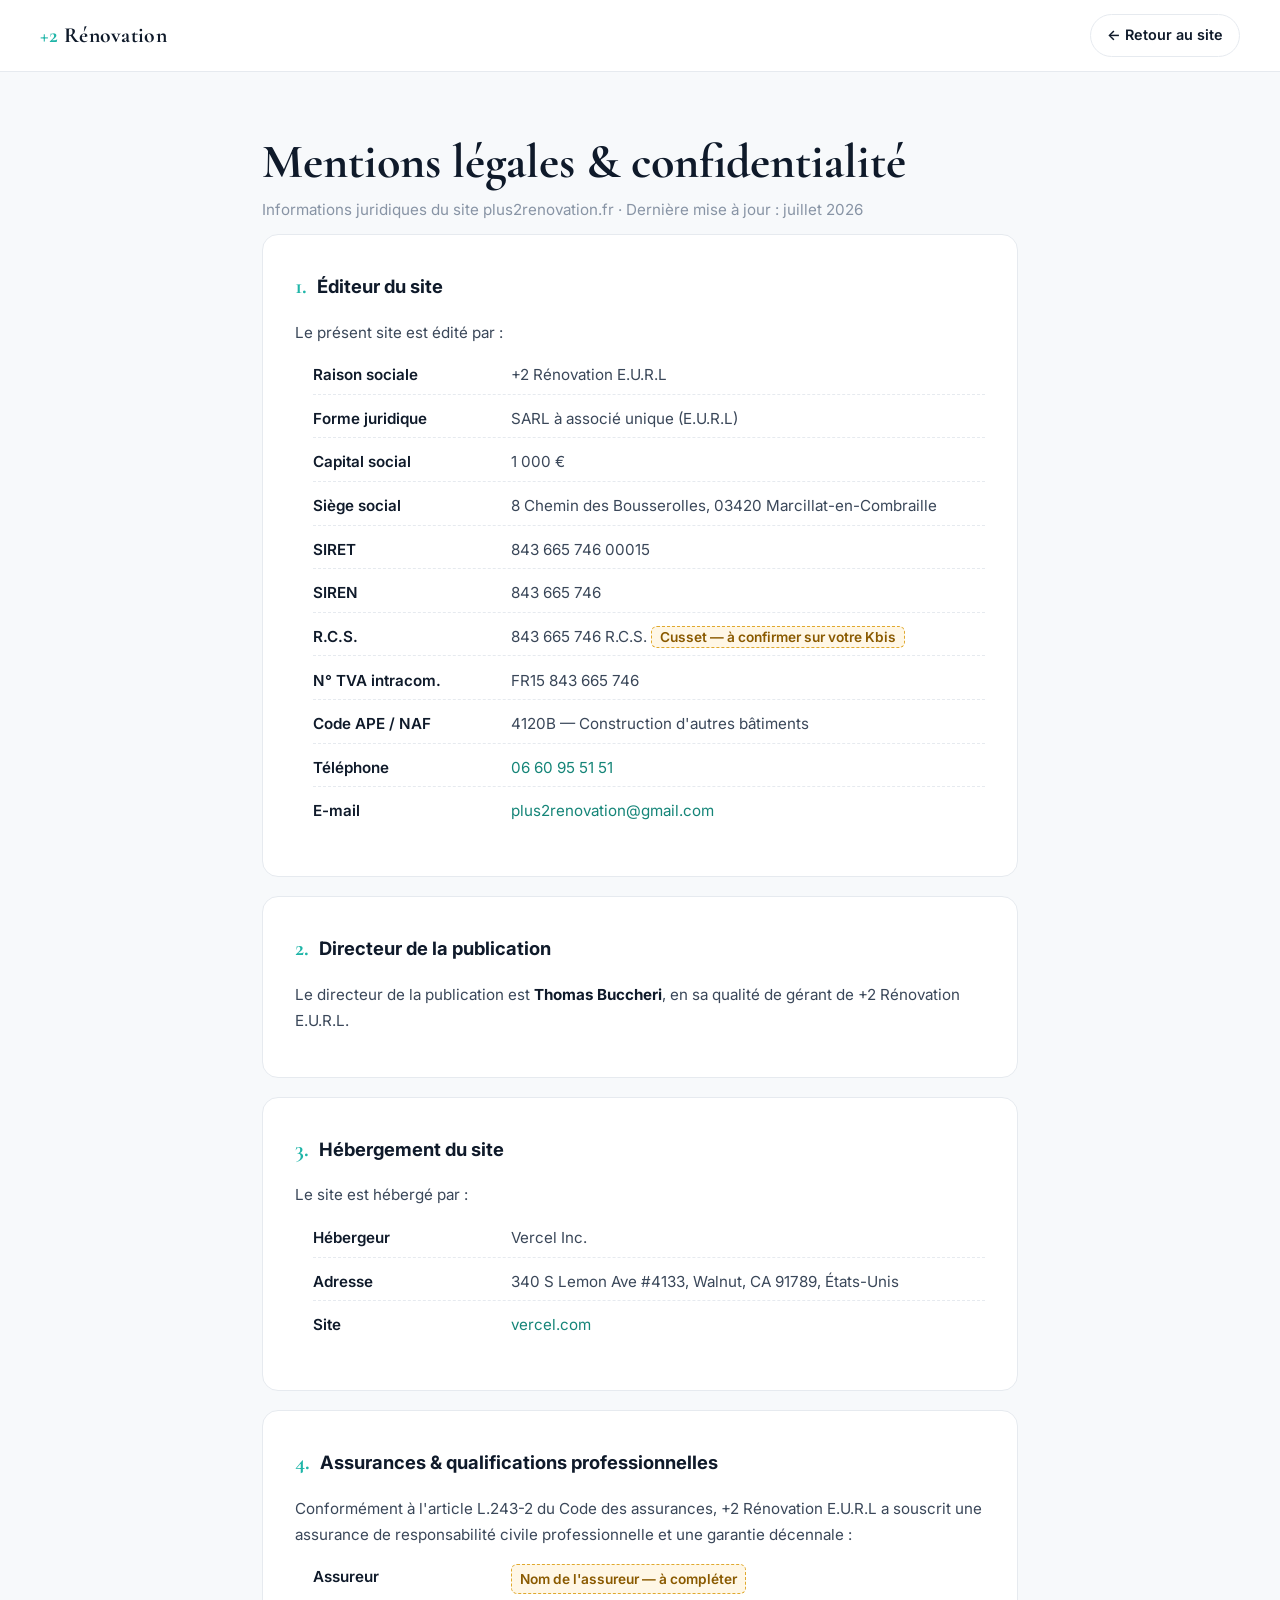
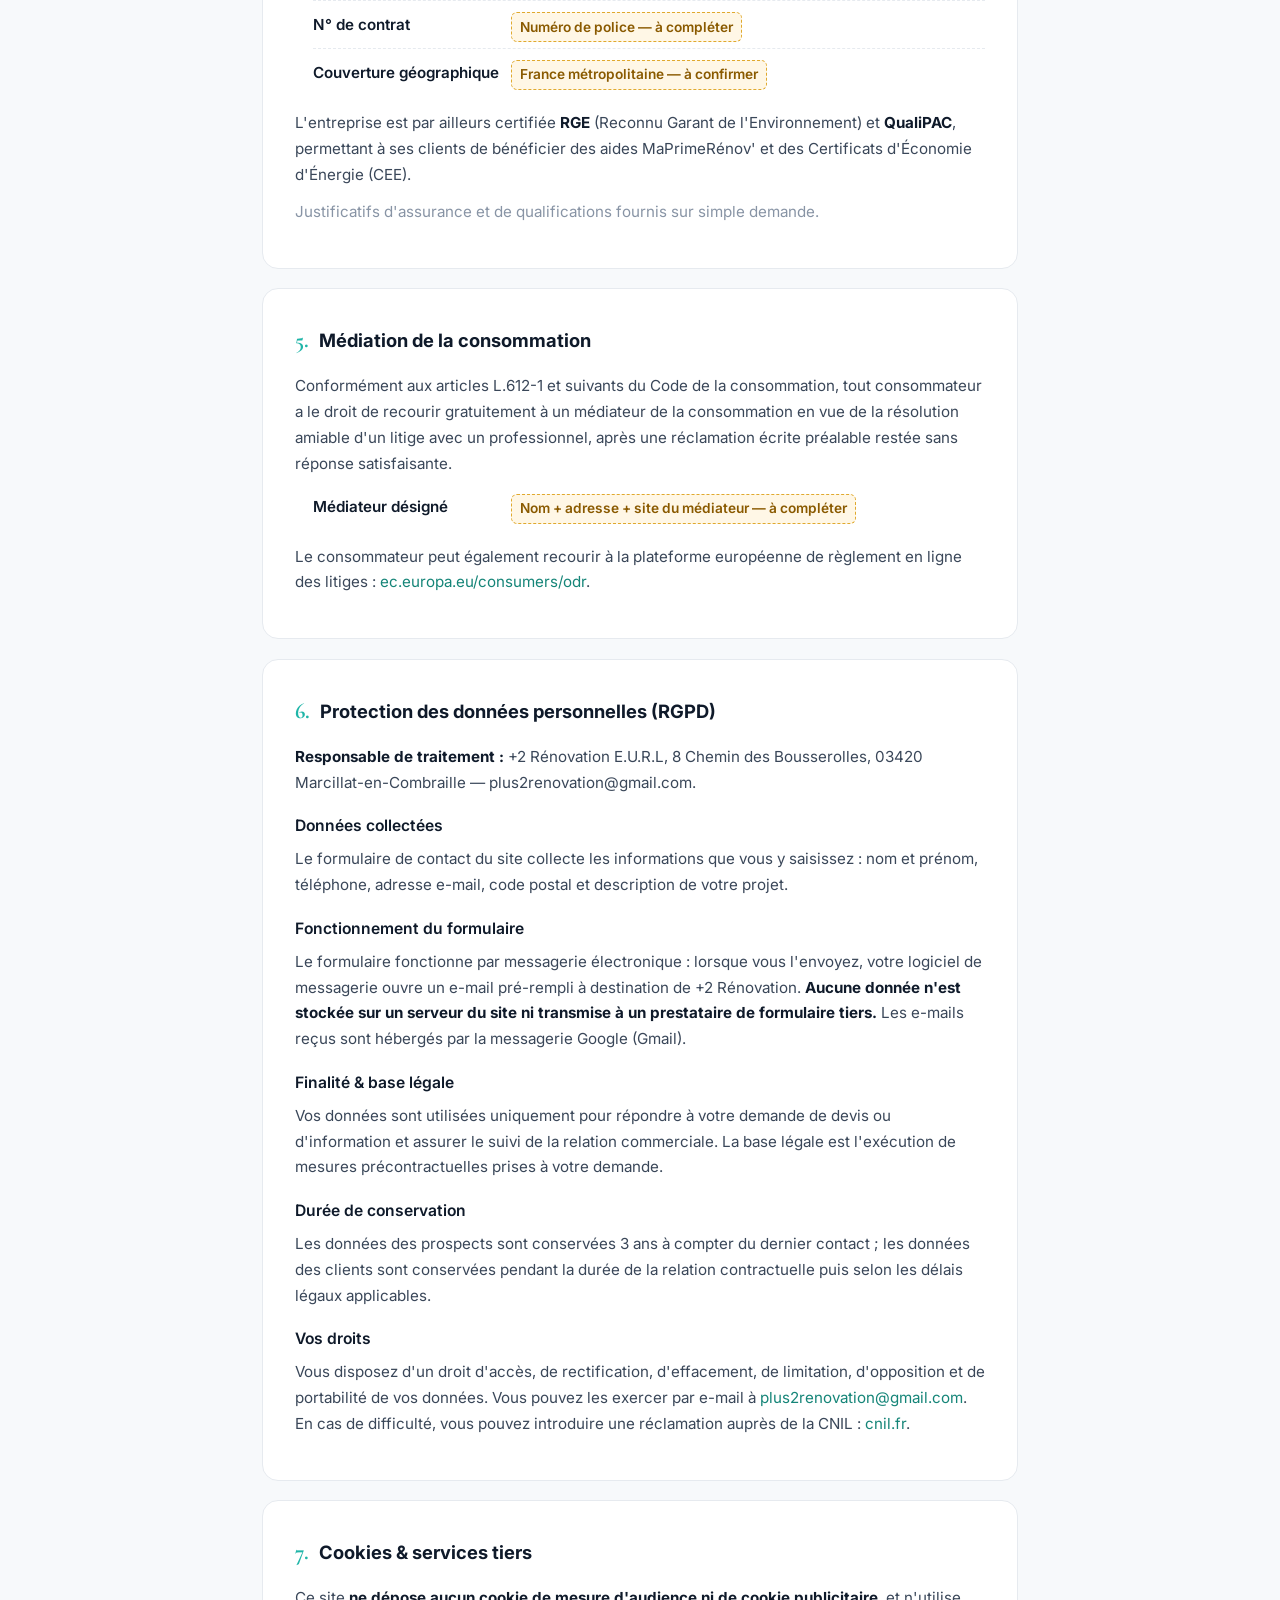
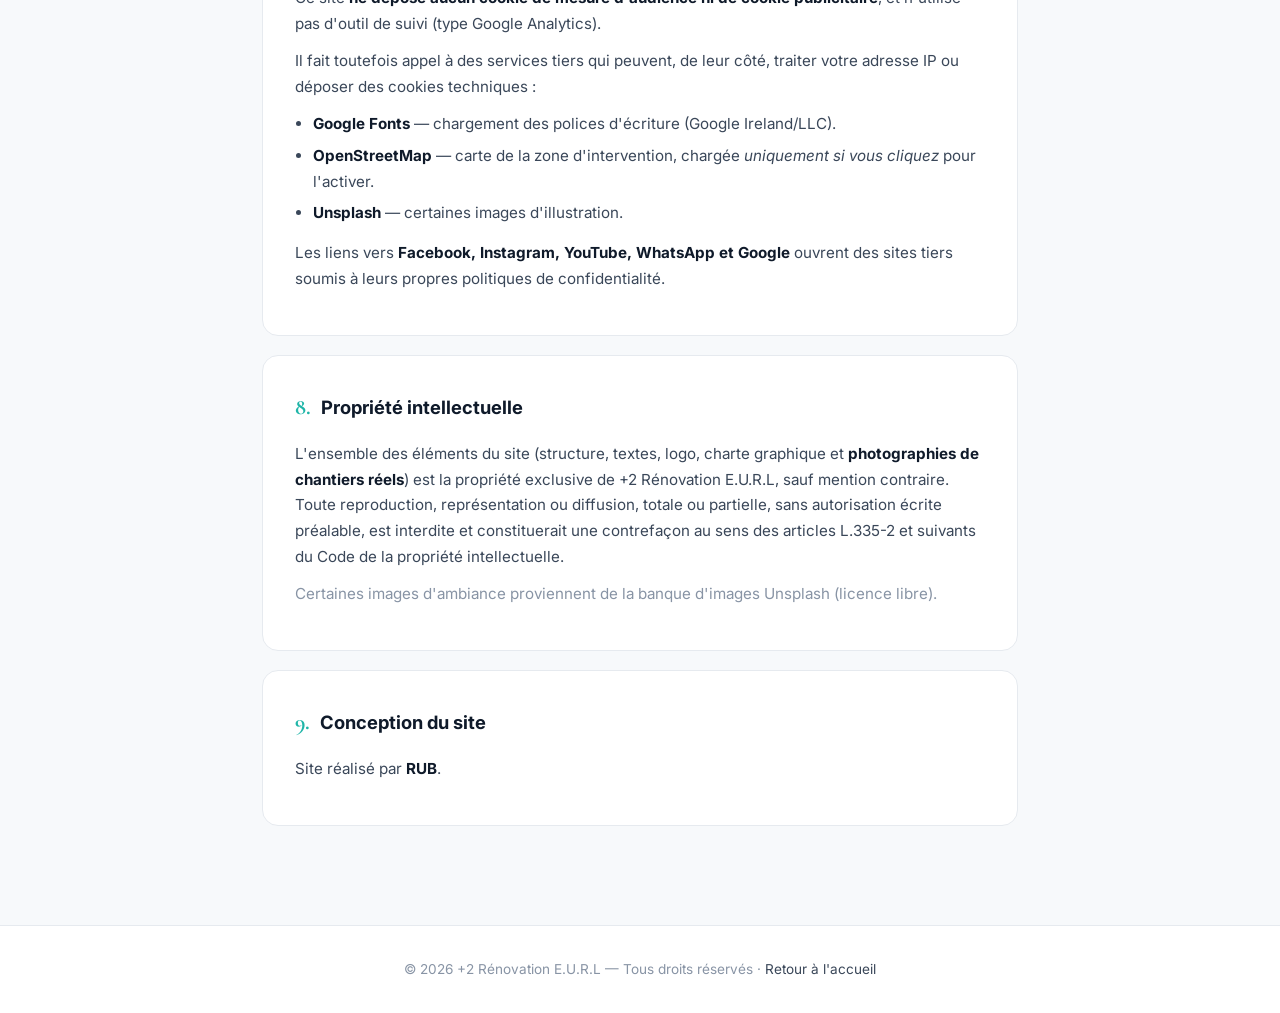
<file: mentions-legales.html>
<!DOCTYPE html>
<html lang="fr">
<head>
    <meta charset="UTF-8">
    <meta name="viewport" content="width=device-width, initial-scale=1.0">
    <title>Mentions légales &amp; confidentialité — +2 Rénovation E.U.R.L</title>
    <meta name="description" content="Mentions légales, protection des données (RGPD), cookies et informations juridiques du site de +2 Rénovation E.U.R.L, entreprise de rénovation tous corps d'état à Marcillat-en-Combraille (Allier 03).">
    <meta name="robots" content="noindex, follow">
    <link rel="canonical" href="https://www.plus2renovation.fr/mentions-legales.html">
    <link rel="preconnect" href="https://fonts.googleapis.com">
    <link rel="preconnect" href="https://fonts.gstatic.com" crossorigin>
    <link href="https://fonts.googleapis.com/css2?family=Cormorant+Garamond:wght@600;700&family=Inter:wght@300;400;500;600;700&display=swap" rel="stylesheet">
    <style>
        :root{
            --teal:#1FB5A8; --teal-dark:#158578; --ink:#0F1A2A; --ink-70:#3a4759;
            --ink-40:#8894a5; --line:#e6eaef; --bg:#f7f9fb; --card:#ffffff;
        }
        *{box-sizing:border-box;margin:0;padding:0}
        body{
            font-family:'Inter',system-ui,sans-serif; color:var(--ink-70);
            background:var(--bg); line-height:1.7; -webkit-font-smoothing:antialiased;
        }
        a{color:var(--teal-dark);text-decoration:none}
        a:hover{text-decoration:underline}

        .legal-header{
            position:sticky; top:0; z-index:10; background:rgba(255,255,255,.92);
            backdrop-filter:blur(10px); border-bottom:1px solid var(--line);
            display:flex; align-items:center; justify-content:space-between;
            padding:.9rem clamp(1rem,4vw,2.5rem);
        }
        .legal-logo{font-family:'Cormorant Garamond',serif;font-weight:700;font-size:1.35rem;color:var(--ink);letter-spacing:.3px}
        .legal-logo span{color:var(--teal)}
        .legal-back{
            display:inline-flex;align-items:center;gap:.4rem;font-size:.9rem;font-weight:600;
            color:var(--ink);padding:.5rem 1rem;border:1px solid var(--line);border-radius:999px;
            transition:all .2s ease;background:#fff;
        }
        .legal-back:hover{background:var(--teal);color:#fff;border-color:var(--teal);text-decoration:none}

        .legal-wrap{max-width:820px;margin:0 auto;padding:clamp(2rem,6vw,4rem) clamp(1.1rem,5vw,2rem) 5rem}
        .legal-wrap h1{
            font-family:'Cormorant Garamond',serif;font-size:clamp(2rem,6vw,3rem);color:var(--ink);
            font-weight:700;line-height:1.1;margin-bottom:.5rem;
        }
        .legal-intro{color:var(--ink-40);font-size:1rem;margin-bottom:2.5rem}
        .legal-wrap section{
            background:var(--card);border:1px solid var(--line);border-radius:16px;
            padding:clamp(1.3rem,4vw,2rem);margin-bottom:1.2rem;
        }
        .legal-wrap h2{
            font-size:1.15rem;color:var(--ink);font-weight:700;margin-bottom:.9rem;
            display:flex;align-items:baseline;gap:.6rem;
        }
        .legal-wrap h2 .num{color:var(--teal);font-family:'Cormorant Garamond',serif;font-size:1.4rem}
        .legal-wrap h3{font-size:.98rem;color:var(--ink);font-weight:600;margin:1.1rem 0 .4rem}
        .legal-wrap p{margin-bottom:.7rem;font-size:.95rem}
        .legal-wrap ul{margin:.3rem 0 .9rem 1.1rem}
        .legal-wrap li{margin-bottom:.35rem;font-size:.95rem}
        .legal-wrap strong{color:var(--ink)}
        .kv{list-style:none;margin-left:0}
        .kv li{display:flex;flex-wrap:wrap;gap:.5rem;padding:.35rem 0;border-bottom:1px dashed var(--line)}
        .kv li:last-child{border-bottom:0}
        .kv .k{min-width:190px;font-weight:600;color:var(--ink)}
        .todo{
            background:#fff7e6;border:1px dashed #e0a92e;color:#8a5a00;
            padding:.15rem .5rem;border-radius:6px;font-weight:600;font-size:.9em;
        }
        .note{font-size:.85rem;color:var(--ink-40);margin-top:.5rem}
        .legal-footer{
            text-align:center;padding:2rem 1rem;border-top:1px solid var(--line);
            color:var(--ink-40);font-size:.85rem;background:#fff;
        }
        .legal-footer a{color:var(--ink-70)}
    </style>
</head>
<body>
    <header class="legal-header">
        <a href="index.html" class="legal-logo" aria-label="Retour à l'accueil"><span>+2</span> Rénovation</a>
        <a href="index.html" class="legal-back">← Retour au site</a>
    </header>

    <main class="legal-wrap">
        <h1>Mentions légales &amp; confidentialité</h1>
        <p class="legal-intro">Informations juridiques du site plus2renovation.fr · Dernière mise à jour : juillet 2026</p>

        <!-- 1. Éditeur -->
        <section>
            <h2><span class="num">1.</span> Éditeur du site</h2>
            <p>Le présent site est édité par :</p>
            <ul class="kv">
                <li><span class="k">Raison sociale</span><span>+2 Rénovation E.U.R.L</span></li>
                <li><span class="k">Forme juridique</span><span>SARL à associé unique (E.U.R.L)</span></li>
                <li><span class="k">Capital social</span><span>1 000 €</span></li>
                <li><span class="k">Siège social</span><span>8 Chemin des Bousserolles, 03420 Marcillat-en-Combraille</span></li>
                <li><span class="k">SIRET</span><span>843 665 746 00015</span></li>
                <li><span class="k">SIREN</span><span>843 665 746</span></li>
                <li><span class="k">R.C.S.</span><span>843 665 746 R.C.S. <span class="todo">Cusset — à confirmer sur votre Kbis</span></span></li>
                <li><span class="k">N° TVA intracom.</span><span>FR15 843 665 746</span></li>
                <li><span class="k">Code APE / NAF</span><span>4120B — Construction d'autres bâtiments</span></li>
                <li><span class="k">Téléphone</span><span><a href="tel:+33660955151">06 60 95 51 51</a></span></li>
                <li><span class="k">E-mail</span><span><a href="mailto:plus2renovation@gmail.com">plus2renovation@gmail.com</a></span></li>
            </ul>
        </section>

        <!-- 2. Directeur de publication -->
        <section>
            <h2><span class="num">2.</span> Directeur de la publication</h2>
            <p>Le directeur de la publication est <strong>Thomas Buccheri</strong>, en sa qualité de gérant de +2 Rénovation E.U.R.L.</p>
        </section>

        <!-- 3. Hébergement -->
        <section>
            <h2><span class="num">3.</span> Hébergement du site</h2>
            <p>Le site est hébergé par :</p>
            <ul class="kv">
                <li><span class="k">Hébergeur</span><span>Vercel Inc.</span></li>
                <li><span class="k">Adresse</span><span>340 S Lemon Ave #4133, Walnut, CA 91789, États-Unis</span></li>
                <li><span class="k">Site</span><span><a href="https://vercel.com" target="_blank" rel="noopener noreferrer">vercel.com</a></span></li>
            </ul>
        </section>

        <!-- 4. Assurances & qualifications -->
        <section>
            <h2><span class="num">4.</span> Assurances &amp; qualifications professionnelles</h2>
            <p>Conformément à l'article L.243-2 du Code des assurances, +2 Rénovation E.U.R.L a souscrit une assurance de responsabilité civile professionnelle et une garantie décennale :</p>
            <ul class="kv">
                <li><span class="k">Assureur</span><span class="todo">Nom de l'assureur — à compléter</span></li>
                <li><span class="k">N° de contrat</span><span class="todo">Numéro de police — à compléter</span></li>
                <li><span class="k">Couverture géographique</span><span class="todo">France métropolitaine — à confirmer</span></li>
            </ul>
            <p>L'entreprise est par ailleurs certifiée <strong>RGE</strong> (Reconnu Garant de l'Environnement) et <strong>QualiPAC</strong>, permettant à ses clients de bénéficier des aides MaPrimeRénov' et des Certificats d'Économie d'Énergie (CEE).</p>
            <p class="note">Justificatifs d'assurance et de qualifications fournis sur simple demande.</p>
        </section>

        <!-- 5. Médiation de la consommation -->
        <section>
            <h2><span class="num">5.</span> Médiation de la consommation</h2>
            <p>Conformément aux articles L.612-1 et suivants du Code de la consommation, tout consommateur a le droit de recourir gratuitement à un médiateur de la consommation en vue de la résolution amiable d'un litige avec un professionnel, après une réclamation écrite préalable restée sans réponse satisfaisante.</p>
            <ul class="kv">
                <li><span class="k">Médiateur désigné</span><span class="todo">Nom + adresse + site du médiateur — à compléter</span></li>
            </ul>
            <p>Le consommateur peut également recourir à la plateforme européenne de règlement en ligne des litiges : <a href="https://ec.europa.eu/consumers/odr" target="_blank" rel="noopener noreferrer">ec.europa.eu/consumers/odr</a>.</p>
        </section>

        <!-- 6. Données personnelles -->
        <section>
            <h2><span class="num">6.</span> Protection des données personnelles (RGPD)</h2>
            <p><strong>Responsable de traitement :</strong> +2 Rénovation E.U.R.L, 8 Chemin des Bousserolles, 03420 Marcillat-en-Combraille — plus2renovation@gmail.com.</p>

            <h3>Données collectées</h3>
            <p>Le formulaire de contact du site collecte les informations que vous y saisissez : nom et prénom, téléphone, adresse e-mail, code postal et description de votre projet.</p>

            <h3>Fonctionnement du formulaire</h3>
            <p>Le formulaire fonctionne par messagerie électronique : lorsque vous l'envoyez, votre logiciel de messagerie ouvre un e-mail pré-rempli à destination de +2 Rénovation. <strong>Aucune donnée n'est stockée sur un serveur du site ni transmise à un prestataire de formulaire tiers.</strong> Les e-mails reçus sont hébergés par la messagerie Google (Gmail).</p>

            <h3>Finalité &amp; base légale</h3>
            <p>Vos données sont utilisées uniquement pour répondre à votre demande de devis ou d'information et assurer le suivi de la relation commerciale. La base légale est l'exécution de mesures précontractuelles prises à votre demande.</p>

            <h3>Durée de conservation</h3>
            <p>Les données des prospects sont conservées 3 ans à compter du dernier contact ; les données des clients sont conservées pendant la durée de la relation contractuelle puis selon les délais légaux applicables.</p>

            <h3>Vos droits</h3>
            <p>Vous disposez d'un droit d'accès, de rectification, d'effacement, de limitation, d'opposition et de portabilité de vos données. Vous pouvez les exercer par e-mail à <a href="mailto:plus2renovation@gmail.com">plus2renovation@gmail.com</a>. En cas de difficulté, vous pouvez introduire une réclamation auprès de la CNIL : <a href="https://www.cnil.fr" target="_blank" rel="noopener noreferrer">cnil.fr</a>.</p>
        </section>

        <!-- 7. Cookies -->
        <section>
            <h2><span class="num">7.</span> Cookies &amp; services tiers</h2>
            <p>Ce site <strong>ne dépose aucun cookie de mesure d'audience ni de cookie publicitaire</strong>, et n'utilise pas d'outil de suivi (type Google Analytics).</p>
            <p>Il fait toutefois appel à des services tiers qui peuvent, de leur côté, traiter votre adresse IP ou déposer des cookies techniques :</p>
            <ul>
                <li><strong>Google Fonts</strong> — chargement des polices d'écriture (Google Ireland/LLC).</li>
                <li><strong>OpenStreetMap</strong> — carte de la zone d'intervention, chargée <em>uniquement si vous cliquez</em> pour l'activer.</li>
                <li><strong>Unsplash</strong> — certaines images d'illustration.</li>
            </ul>
            <p>Les liens vers <strong>Facebook, Instagram, YouTube, WhatsApp et Google</strong> ouvrent des sites tiers soumis à leurs propres politiques de confidentialité.</p>
        </section>

        <!-- 8. Propriété intellectuelle -->
        <section>
            <h2><span class="num">8.</span> Propriété intellectuelle</h2>
            <p>L'ensemble des éléments du site (structure, textes, logo, charte graphique et <strong>photographies de chantiers réels</strong>) est la propriété exclusive de +2 Rénovation E.U.R.L, sauf mention contraire. Toute reproduction, représentation ou diffusion, totale ou partielle, sans autorisation écrite préalable, est interdite et constituerait une contrefaçon au sens des articles L.335-2 et suivants du Code de la propriété intellectuelle.</p>
            <p class="note">Certaines images d'ambiance proviennent de la banque d'images Unsplash (licence libre).</p>
        </section>

        <!-- 9. Conception -->
        <section>
            <h2><span class="num">9.</span> Conception du site</h2>
            <p>Site réalisé par <a href="https://rub-agency.fr/?utm_source=plus2renovation&amp;utm_medium=mentions&amp;utm_campaign=sites-clients" target="_blank" rel="noopener noreferrer"><strong>RUB</strong></a>.</p>
        </section>
    </main>

    <footer class="legal-footer">
        <p>© 2026 +2 Rénovation E.U.R.L — Tous droits réservés · <a href="index.html">Retour à l'accueil</a></p>
    </footer>
</body>
</html>
</file>
